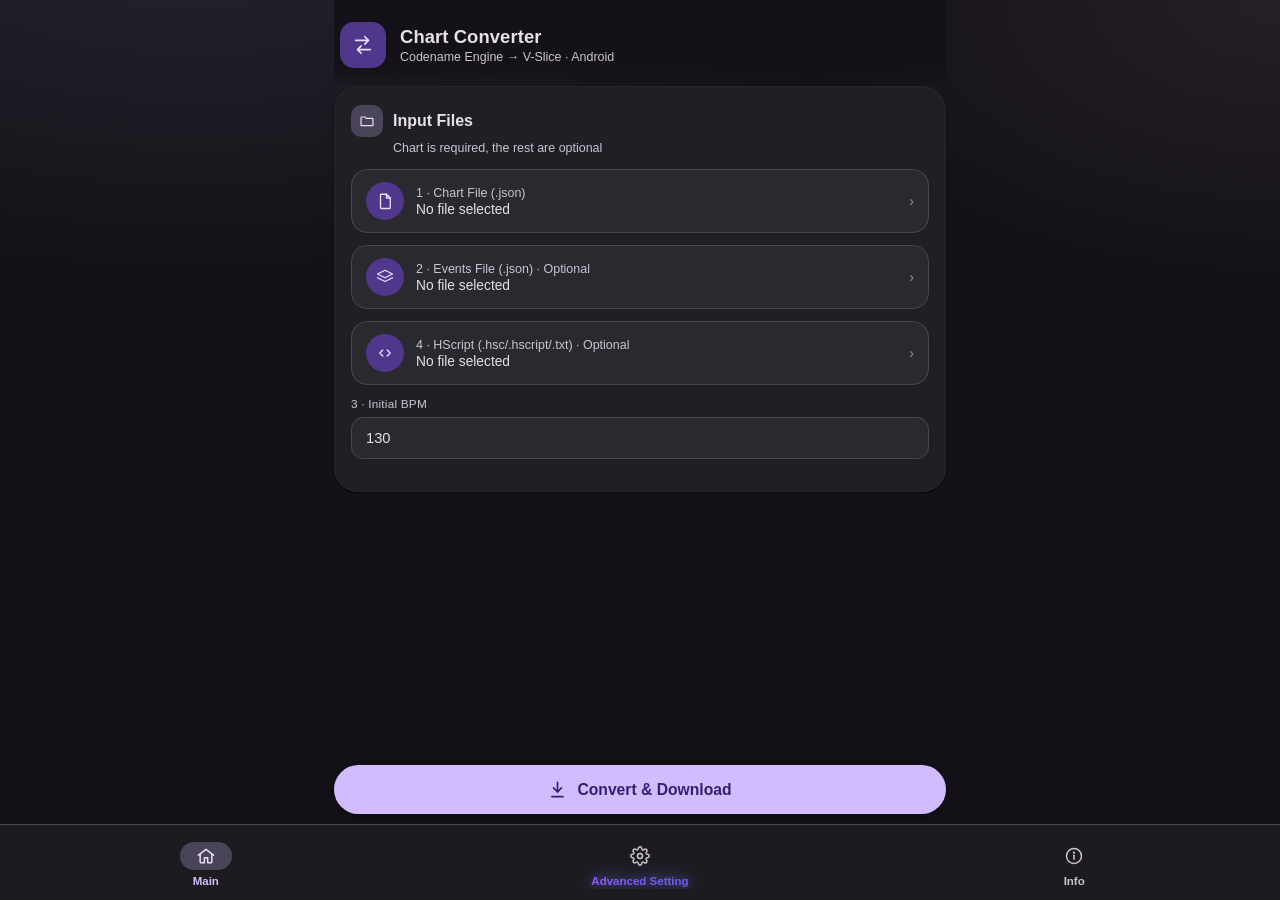
<file: index.html>
<!DOCTYPE html>
<html lang="en">
<head>
  <meta charset="UTF-8">
  <meta name="viewport" content="width=device-width, initial-scale=1.0">
  <title>Chart Converter · Codename to V-Slice</title>
  <link rel="stylesheet" href="css/app.css">
</head>
<body>
<div class="app">

  <header class="top-bar">
    <div class="top-bar-icon">
      <svg viewBox="0 0 24 24" width="22" height="22" fill="none" stroke="currentColor" stroke-width="1.8" stroke-linecap="round" stroke-linejoin="round"><path d="M4 7h13"/><path d="m14 3 4 4-4 4"/><path d="M20 17H7"/><path d="m10 21-4-4 4-4"/></svg>
    </div>
    <div>
      <h1>Chart Converter</h1>
      <p>Codename Engine → V-Slice · Android</p>
    </div>
  </header>

  <!-- ============ TAB: MAIN ============ -->
  <div class="tab-panel active" id="tab-main">
    <section class="card">
      <h2 class="card-title"><span class="icon-chip"><svg viewBox="0 0 24 24" width="16" height="16" fill="none" stroke="currentColor" stroke-width="1.8" stroke-linecap="round" stroke-linejoin="round"><path d="M3 7a1 1 0 0 1 1-1h5l2 2h9a1 1 0 0 1 1 1v9a1 1 0 0 1-1 1H4a1 1 0 0 1-1-1V7z"/></svg></span> Input Files</h2>
      <p class="card-subtitle">Chart is required, the rest are optional</p>

      <div class="file-field">
        <label class="file-trigger" for="chartFile">
          <span class="file-trigger-icon"><svg viewBox="0 0 24 24" width="18" height="18" fill="none" stroke="currentColor" stroke-width="1.8" stroke-linecap="round" stroke-linejoin="round"><path d="M7 3h7l5 5v13a1 1 0 0 1-1 1H7a1 1 0 0 1-1-1V4a1 1 0 0 1 1-1z"/><path d="M14 3v5h5"/></svg></span>
          <span class="file-trigger-text">
            <span class="file-label">1 · Chart File (.json)</span>
            <span class="file-name" id="chartFileName">No file selected</span>
          </span>
          <span class="chevron">›</span>
        </label>
        <input type="file" id="chartFile" accept=".json" hidden>
      </div>

      <div class="file-field">
        <label class="file-trigger" for="eventsFile">
          <span class="file-trigger-icon"><svg viewBox="0 0 24 24" width="18" height="18" fill="none" stroke="currentColor" stroke-width="1.8" stroke-linecap="round" stroke-linejoin="round"><path d="M12 3 2 8l10 5 10-5-10-5Z"/><path d="m2 13 10 5 10-5"/></svg></span>
          <span class="file-trigger-text">
            <span class="file-label">2 · Events File (.json) · Optional</span>
            <span class="file-name" id="eventsFileName">No file selected</span>
          </span>
          <span class="chevron">›</span>
        </label>
        <input type="file" id="eventsFile" accept=".json" hidden>
      </div>

      <div class="file-field">
        <label class="file-trigger" for="hscriptFile">
          <span class="file-trigger-icon"><svg viewBox="0 0 24 24" width="18" height="18" fill="none" stroke="currentColor" stroke-width="1.8" stroke-linecap="round" stroke-linejoin="round"><path d="m9 8-4 4 4 4"/><path d="m15 8 4 4-4 4"/></svg></span>
          <span class="file-trigger-text">
            <span class="file-label">4 · HScript (.hsc/.hscript/.txt) · Optional</span>
            <span class="file-name" id="hscriptFileName">No file selected</span>
          </span>
          <span class="chevron">›</span>
        </label>
        <input type="file" id="hscriptFile" accept=".hsc,.hscript,.txt" hidden>
      </div>

      <div class="text-field">
        <label for="initialBpm">3 · Initial BPM</label>
        <input type="number" id="initialBpm" value="130">
      </div>
    </section>
  </div>

  <!-- ============ TAB: ADVANCED SETTING ============ -->
  <div class="tab-panel" id="tab-advanced">
    <section class="card">
      <h2 class="card-title"><span class="icon-chip"><svg viewBox="0 0 24 24" width="16" height="16" fill="none" stroke="currentColor" stroke-width="1.8" stroke-linecap="round" stroke-linejoin="round"><path d="M4 6h9M17 6h3M4 12h3M9 12h11M4 18h13M19 18h1"/><circle cx="15" cy="6" r="1.6"/><circle cx="7" cy="12" r="1.6"/><circle cx="17" cy="18" r="1.6"/></svg></span> Value &amp; Multiplier</h2>
      <p class="card-subtitle">Adjust the conversion weight for each effect</p>

      <div class="field-grid">
        <div class="text-field">
          <label>Default Stage Zoom</label>
          <input type="number" id="defaultStageZoom" value="0.4" step="0.01">
        </div>
        <div class="text-field">
          <label>Zoom Duration Mult</label>
          <input type="number" id="zoomDurMult" value="1.0" step="0.01">
        </div>
        <div class="text-field">
          <label>Bloom Multiplier</label>
          <input type="number" id="bloomMult" value="0.9" step="0.01">
        </div>
        <div class="text-field">
          <label>Saturation Multiplier</label>
          <input type="number" id="saturationMult" value="1.0" step="0.01">
        </div>
        <div class="text-field">
          <label>Vignette Multiplier</label>
          <input type="number" id="vignetteMult" value="1.0" step="0.01">
        </div>
        <div class="text-field">
          <label>Cinematic Bar Size Mult</label>
          <input type="number" id="cinematicBarMult" value="1.03" step="0.01">
        </div>
        <div class="text-field">
          <label>Screen Cover Duration Mult</label>
          <input type="number" id="screenCoverMult" value="1.0" step="0.01">
        </div>
        <div class="text-field">
          <label>Flash Duration Mult</label>
          <input type="number" id="flashDurMult" value="1.0" step="0.01">
        </div>
      </div>
    </section>

    <section class="card">
      <div class="section-header-row" id="excludeHeader" title="Tap to toggle all events">
        <div class="section-header-text">
          <h2 class="card-title"><span class="icon-chip"><svg viewBox="0 0 24 24" width="16" height="16" fill="none" stroke="currentColor" stroke-width="1.8" stroke-linecap="round" stroke-linejoin="round"><path d="m5 12 4 4 10-10"/></svg></span> Processed Events</h2>
          <p class="card-subtitle">Tap this title to toggle all · <span id="excludeCount">0/14</span> active</p>
        </div>
        <span class="toggle-all-badge"><svg viewBox="0 0 24 24" width="13" height="13" fill="none" stroke="currentColor" stroke-width="2" stroke-linecap="round" stroke-linejoin="round"><path d="M8 3v14"/><path d="m5 14 3 3 3-3"/><path d="M16 21V7"/><path d="m13 10 3-3 3 3"/></svg> Toggle All</span>
      </div>

      <div class="switch-grid" id="switchGrid">
        <label class="md-switch"><input type="checkbox" class="event-toggle" value="Scroll Speed Change" checked><span class="track"><span class="thumb"></span></span><span class="switch-label">Scroll Speed</span></label>
        <label class="md-switch"><input type="checkbox" class="event-toggle" value="Camera Movement" checked><span class="track"><span class="thumb"></span></span><span class="switch-label">Camera Movement</span></label>
        <label class="md-switch"><input type="checkbox" class="event-toggle" value="Add Camera Zoom" checked><span class="track"><span class="thumb"></span></span><span class="switch-label">Add Camera Zoom</span></label>
        <label class="md-switch"><input type="checkbox" class="event-toggle" value="Change Stage Zoom" checked><span class="track"><span class="thumb"></span></span><span class="switch-label">Stage Zoom</span></label>
        <label class="md-switch"><input type="checkbox" class="event-toggle" value="Camera Modulo Change" checked><span class="track"><span class="thumb"></span></span><span class="switch-label">Camera Bop / Modulo</span></label>
        <label class="md-switch"><input type="checkbox" class="event-toggle" value="Camera Speed" checked><span class="track"><span class="thumb"></span></span><span class="switch-label">Camera Speed</span></label>
        <label class="md-switch"><input type="checkbox" class="event-toggle" value="Cinematic Bars" checked><span class="track"><span class="thumb"></span></span><span class="switch-label">Cinematic Bars</span></label>
        <label class="md-switch"><input type="checkbox" class="event-toggle" value="Saturation Effect" checked><span class="track"><span class="thumb"></span></span><span class="switch-label">Saturation Effect</span></label>
        <label class="md-switch"><input type="checkbox" class="event-toggle" value="Screen Vignette" checked><span class="track"><span class="thumb"></span></span><span class="switch-label">Screen Vignette</span></label>
        <label class="md-switch"><input type="checkbox" class="event-toggle" value="Bloom Effect" checked><span class="track"><span class="thumb"></span></span><span class="switch-label">Bloom Effect</span></label>
        <label class="md-switch"><input type="checkbox" class="event-toggle" value="Change HUD Alpha" checked><span class="track"><span class="thumb"></span></span><span class="switch-label">Change HUD Alpha</span></label>
        <label class="md-switch"><input type="checkbox" class="event-toggle" value="Change Character" checked><span class="track"><span class="thumb"></span></span><span class="switch-label">Change Character</span></label>
        <label class="md-switch"><input type="checkbox" class="event-toggle" value="Lyrics" checked><span class="track"><span class="thumb"></span></span><span class="switch-label">Lyrics</span></label>
        <label class="md-switch"><input type="checkbox" class="event-toggle" value="HScript" checked><span class="track"><span class="thumb"></span></span><span class="switch-label">HScript Camera Speed</span></label>
      </div>
    </section>

    <section class="card">
      <div class="section-header-row" id="noteTypeHeader" title="Tap to toggle all note types">
        <div class="section-header-text">
          <h2 class="card-title"><span class="icon-chip"><svg viewBox="0 0 24 24" width="16" height="16" fill="none" stroke="currentColor" stroke-width="1.8" stroke-linecap="round" stroke-linejoin="round"><path d="M9 18V5l12-2v13"/><circle cx="6" cy="18" r="3"/><circle cx="18" cy="16" r="3"/></svg></span> Note Types</h2>
          <p class="card-subtitle">Auto-detected from the selected chart · <span id="noteTypeCount">0/0</span> active</p>
        </div>
        <span class="toggle-all-badge"><svg viewBox="0 0 24 24" width="13" height="13" fill="none" stroke="currentColor" stroke-width="2" stroke-linecap="round" stroke-linejoin="round"><path d="M8 3v14"/><path d="m5 14 3 3 3-3"/><path d="M16 21V7"/><path d="m13 10 3-3 3 3"/></svg> Toggle All</span>
      </div>

      <p class="card-subtitle" style="padding-left:0;margin:0 0 10px 0;">When a notetype below is turned off, its notes should:</p>
      <div class="segmented-control" id="noteTypeBehaviorControl">
        <label class="segment active">
          <input type="radio" name="noteTypeBehavior" value="remove" checked>
          <span>Remove the note</span>
        </label>
        <label class="segment">
          <input type="radio" name="noteTypeBehavior" value="normal">
          <span>Keep as Normal note</span>
        </label>
      </div>

      <div class="switch-grid" id="noteTypeSwitchGrid">
        <p class="card-subtitle" style="padding-left:0;margin:0;">Select a chart file in the Main tab to detect its note types.</p>
      </div>
    </section>
  </div>

  <!-- ============ TAB: INFO ============ -->
  <div class="tab-panel" id="tab-info">
    <section class="card">
      <h2 class="card-title"><span class="icon-chip"><svg viewBox="0 0 24 24" width="16" height="16" fill="none" stroke="currentColor" stroke-width="1.8" stroke-linecap="round" stroke-linejoin="round"><circle cx="12" cy="12" r="9"/><path d="M12 16v-5"/><circle cx="12" cy="8" r=".5" fill="currentColor"/></svg></span> About This App</h2>
      <p class="card-subtitle">Chart Converter · Codename Engine → V-Slice</p>

      <div class="info-row"><div class="k">Function</div><div class="v">Converts a Codename Engine chart (.json) into V-Slice chart format, including camera events, screen effects, and lyrics conversion.</div></div>
      <div class="info-row"><div class="k">Output format</div><div class="v">V-Slice Chart Format 2.0.0</div></div>
      <div class="info-row"><div class="k">Supported input</div><div class="v">Chart (.json), additional Events (.json), HScript (.hsc/.hscript/.txt)</div></div>
      <div class="info-row"><div class="k">Settings</div><div class="v">Per-effect multipliers and per-event active/inactive toggles, all in the Advanced Setting tab.</div></div>
      <div class="info-row"><div class="k">Note Types</div><div class="v">Detected automatically once a chart file is selected. Turn off any notetype in the Advanced Setting tab, and choose whether those notes get removed entirely or kept as plain Normal notes.</div></div>

      <div class="chip-list">
        <span class="info-chip">Scroll Speed</span>
        <span class="info-chip">Camera Movement</span>
        <span class="info-chip">Stage Zoom</span>
        <span class="info-chip">Bloom</span>
        <span class="info-chip">Saturation</span>
        <span class="info-chip">Vignette</span>
        <span class="info-chip">Cinematic Bars</span>
        <span class="info-chip">HUD Alpha</span>
        <span class="info-chip">Lyrics</span>
        <span class="info-chip">HScript</span>
      </div>

      <div class="info-note">
        <svg viewBox="0 0 24 24" width="16" height="16" fill="none" stroke="currentColor" stroke-width="1.8" stroke-linecap="round" stroke-linejoin="round"><circle cx="12" cy="12" r="9"/><path d="M12 16v-5"/><circle cx="12" cy="8" r=".5" fill="currentColor"/></svg>
        <span>All conversion happens directly on your device in the browser — no files are ever uploaded to any server.</span>
      </div>
    </section>
  </div>

</div>

<div class="fab-bar">
  <button class="fab-button" id="convertBtn">
    <svg viewBox="0 0 24 24" width="19" height="19" fill="none" stroke="currentColor" stroke-width="2.1" stroke-linecap="round" stroke-linejoin="round"><path d="M12 3v12"/><path d="m7 10 5 5 5-5"/><path d="M5 21h14"/></svg>
    Convert &amp; Download
  </button>
</div>

<nav class="bottom-nav">
  <button class="nav-item active" data-tab="tab-main">
    <span class="nav-icon-wrap"><svg viewBox="0 0 24 24" width="20" height="20" fill="none" stroke="currentColor" stroke-width="1.8" stroke-linecap="round" stroke-linejoin="round"><path d="m3 11 9-7 9 7"/><path d="M5 10v9a1 1 0 0 0 1 1h4v-6h4v6h4a1 1 0 0 0 1-1v-9"/></svg></span>
    Main
  </button>
  <button class="nav-item" data-tab="tab-advanced">
    <span class="nav-icon-wrap"><svg viewBox="0 0 24 24" width="20" height="20" fill="none" stroke="currentColor" stroke-width="1.8" stroke-linecap="round" stroke-linejoin="round"><circle cx="12" cy="12" r="3"/><path d="M19.4 15a1.7 1.7 0 0 0 .34 1.87l.06.06a2 2 0 1 1-2.83 2.83l-.06-.06a1.7 1.7 0 0 0-1.87-.34 1.7 1.7 0 0 0-1.04 1.56V21a2 2 0 1 1-4 0v-.09A1.7 1.7 0 0 0 9 19.36a1.7 1.7 0 0 0-1.87.34l-.06.06a2 2 0 1 1-2.83-2.83l.06-.06A1.7 1.7 0 0 0 4.64 15a1.7 1.7 0 0 0-1.56-1.04H3a2 2 0 1 1 0-4h.09A1.7 1.7 0 0 0 4.64 9a1.7 1.7 0 0 0-.34-1.87l-.06-.06a2 2 0 1 1 2.83-2.83l.06.06A1.7 1.7 0 0 0 9 4.64a1.7 1.7 0 0 0 1.04-1.56V3a2 2 0 1 1 4 0v.09a1.7 1.7 0 0 0 1.04 1.56 1.7 1.7 0 0 0 1.87-.34l.06-.06a2 2 0 1 1 2.83 2.83l-.06.06A1.7 1.7 0 0 0 19.36 9a1.7 1.7 0 0 0 1.56 1.04H21a2 2 0 1 1 0 4h-.09a1.7 1.7 0 0 0-1.56 1.04z"/></svg></span>
    <span class="neon-text">Advanced Setting</span>
  </button>
  <button class="nav-item" data-tab="tab-info">
    <span class="nav-icon-wrap"><svg viewBox="0 0 24 24" width="20" height="20" fill="none" stroke="currentColor" stroke-width="1.8" stroke-linecap="round" stroke-linejoin="round"><circle cx="12" cy="12" r="9"/><path d="M12 16v-5"/><circle cx="12" cy="8" r=".5" fill="currentColor"/></svg></span>
    Info
  </button>
</nav>

<div id="status" class="snackbar"></div>

  <script src="js/converter.js" defer></script>
  <script src="js/ui.js" defer></script>
</body>
</html>
</file>
<file: css/app.css>
:root{
    --md-primary:#D0BCFF;
    --md-on-primary:#381E72;
    --md-primary-container:#4F378B;
    --md-on-primary-container:#EADDFF;
    --md-secondary:#CCC2DC;
    --md-secondary-container:#4A4458;
    --md-on-secondary-container:#E8DEF8;
    --md-tertiary:#EFB8C8;
    --md-error:#F2B8B5;
    --md-error-container:#8C1D18;
    --md-on-error-container:#F9DEDC;
    --md-background:#141218;
    --md-surface:#141218;
    --md-surface-container-low:#1D1B20;
    --md-surface-container:#211F26;
    --md-surface-container-high:#2B2930;
    --md-surface-container-highest:#36343B;
    --md-on-surface:#E6E0E9;
    --md-on-surface-variant:#CAC4D0;
    --md-outline:#938F99;
    --md-outline-variant:#49454F;
    --md-radius-lg:24px;
    --md-radius-md:16px;
    --md-radius-sm:12px;
    --nav-h:76px;
    --fab-h:74px;
  }

  *{box-sizing:border-box; -webkit-tap-highlight-color:transparent;}

  body{
    margin:0;
    font-family:"Segoe UI", Roboto, "Helvetica Neue", Arial, sans-serif;
    background:
      radial-gradient(1200px 600px at 15% -10%, rgba(208,188,255,0.10), transparent 60%),
      radial-gradient(900px 500px at 100% 0%, rgba(239,184,200,0.08), transparent 55%),
      var(--md-background);
    color:var(--md-on-surface);
    min-height:100vh;
    padding-bottom:calc(var(--nav-h) + var(--fab-h) + 14px);
  }

  .app{max-width:640px; margin:0 auto; padding:0 14px;}

  /* ---------- Top App Bar ---------- */
  .top-bar{
    display:flex; align-items:center; gap:14px;
    padding:22px 6px 18px 6px;
    position:sticky; top:0; z-index:20;
    background:linear-gradient(var(--md-background) 78%, transparent);
    backdrop-filter:blur(6px);
  }
  .top-bar-icon{
    width:46px; height:46px; flex:0 0 auto;
    border-radius:14px;
    background:var(--md-primary-container);
    color:var(--md-on-primary-container);
    display:flex; align-items:center; justify-content:center;
  }
  .top-bar h1{margin:0; font-size:1.15rem; font-weight:600; letter-spacing:.1px; color:var(--md-on-surface);}
  .top-bar p{margin:2px 0 0 0; font-size:.78rem; color:var(--md-on-surface-variant);}

  /* ---------- Tab panels ---------- */
  .tab-panel{display:none;}
  .tab-panel.active{display:block; animation:fade-in .18s ease-out;}
  @keyframes fade-in{ from{opacity:0; transform:translateY(4px);} to{opacity:1; transform:translateY(0);} }

  /* ---------- Cards ---------- */
  .card{
    background:var(--md-surface-container);
    border-radius:var(--md-radius-lg);
    padding:18px 16px 20px 16px;
    margin-bottom:16px;
    box-shadow:0 1px 3px rgba(0,0,0,.35), 0 1px 2px rgba(0,0,0,.25);
    border:1px solid rgba(255,255,255,0.03);
  }
  .card-title{
    display:flex; align-items:center; gap:10px;
    margin:0 0 4px 0; font-size:1rem; font-weight:600; color:var(--md-on-surface);
  }
  .card-title .icon-chip{
    width:32px; height:32px; border-radius:10px;
    background:var(--md-secondary-container); color:var(--md-on-secondary-container);
    display:flex; align-items:center; justify-content:center; flex:0 0 auto;
  }
  .card-subtitle{margin:0 0 14px 0; font-size:.78rem; color:var(--md-on-surface-variant); padding-left:42px;}

  /* ---------- File pickers ---------- */
  .file-field{margin-bottom:12px;}
  .file-trigger{
    display:flex; align-items:center; gap:12px;
    background:var(--md-surface-container-high);
    border:1px solid var(--md-outline-variant);
    border-radius:var(--md-radius-md);
    padding:12px 14px;
    cursor:pointer;
    position:relative; overflow:hidden;
    transition:background .15s ease, border-color .15s ease;
  }
  .file-trigger:hover{border-color:var(--md-primary);}
  .file-trigger:active{background:var(--md-surface-container-highest);}
  .file-trigger-icon{
    width:38px; height:38px; border-radius:50%;
    background:var(--md-primary-container); color:var(--md-on-primary-container);
    display:flex; align-items:center; justify-content:center; flex:0 0 auto;
  }
  .file-trigger-text{display:flex; flex-direction:column; gap:2px; min-width:0;}
  .file-label{font-size:.78rem; color:var(--md-on-surface-variant); font-weight:500;}
  .file-name{
    font-size:.86rem; color:var(--md-on-surface);
    white-space:nowrap; overflow:hidden; text-overflow:ellipsis;
  }
  .file-name.has-file{color:var(--md-primary); font-weight:600;}
  .file-trigger .chevron{margin-left:auto; color:var(--md-outline); font-size:14px; flex:0 0 auto;}

  /* ---------- Text fields ---------- */
  .text-field{margin-bottom:12px;}
  .text-field label{
    display:block; font-size:.74rem; color:var(--md-on-surface-variant);
    margin-bottom:6px; font-weight:500; letter-spacing:.2px;
  }
  .text-field input{
    width:100%; padding:12px 14px;
    background:var(--md-surface-container-high);
    border:1px solid var(--md-outline-variant);
    border-radius:var(--md-radius-sm);
    color:var(--md-on-surface);
    font-size:.92rem; font-family:inherit;
    transition:border-color .15s ease, box-shadow .15s ease;
  }
  .text-field input:focus{
    outline:none; border-color:var(--md-primary);
    box-shadow:0 0 0 1px var(--md-primary);
  }
  .field-grid{display:grid; grid-template-columns:1fr 1fr; gap:0 12px;}

  /* ---------- Clickable section header (toggles all) ---------- */
  .section-header-row{
    display:flex; align-items:center; gap:10px;
    cursor:pointer; user-select:none;
    padding:4px 4px 4px 0; margin:-4px -4px 10px -4px;
    border-radius:var(--md-radius-md);
    position:relative; overflow:hidden;
    transition:background .15s ease;
  }
  .section-header-row:hover{background:rgba(255,255,255,0.03);}
  .section-header-row:active{background:rgba(255,255,255,0.06);}
  .section-header-text{flex:1; min-width:0;}
  .section-header-row .card-subtitle{padding-left:42px; margin:0;}
  .toggle-all-badge{
    flex:0 0 auto; display:flex; align-items:center; gap:6px;
    background:var(--md-surface-container-high);
    border:1px solid var(--md-outline-variant);
    color:var(--md-on-surface-variant);
    font-size:.72rem; font-weight:600;
    padding:7px 11px; border-radius:20px;
    white-space:nowrap;
  }

  /* ---------- Switch grid ---------- */
  .switch-grid{
    display:grid; grid-template-columns:1fr 1fr; gap:8px;
  }
  @media (max-width:420px){ .switch-grid, .field-grid{grid-template-columns:1fr;} }

  .md-switch{
    display:flex; align-items:center; gap:10px;
    background:var(--md-surface-container-high);
    border:1px solid var(--md-outline-variant);
    border-radius:var(--md-radius-sm);
    padding:10px 12px;
    cursor:pointer;
    transition:border-color .15s ease, background .15s ease;
  }
  .md-switch:hover{border-color:var(--md-outline);}
  .md-switch input{position:absolute; opacity:0; width:0; height:0;}

  .md-switch .track{
    flex:0 0 auto; width:36px; height:20px; border-radius:20px;
    background:var(--md-surface-container-highest);
    border:1px solid var(--md-outline);
    position:relative;
    transition:background .18s ease, border-color .18s ease;
  }
  .md-switch .thumb{
    position:absolute; top:2px; left:2px;
    width:14px; height:14px; border-radius:50%;
    background:var(--md-outline);
    transition:transform .18s ease, background .18s ease, width .12s ease, height .12s ease;
  }
  /* Checked = event is ACTIVE/processed (not excluded) */
  .md-switch input:checked ~ .track{
    background:var(--md-primary);
    border-color:var(--md-primary);
  }
  .md-switch input:checked ~ .track .thumb{
    transform:translateX(16px);
    background:var(--md-on-primary);
    width:16px; height:16px; top:1px; left:1px;
  }
  .md-switch input:focus-visible ~ .track{box-shadow:0 0 0 2px var(--md-primary);}

  .switch-label{font-size:.82rem; color:var(--md-on-surface); line-height:1.25;}
  .md-switch.is-off{border-color:var(--md-outline-variant); opacity:.6;}
  .md-switch.is-off .switch-label{color:var(--md-on-surface-variant);}

  /* ---------- Segmented control (radio-style choice, e.g. note-off behavior) ---------- */
  .segmented-control{display:flex; gap:8px; margin:0 0 14px 0;}
  .segmented-control .segment{
    flex:1; position:relative; display:flex; align-items:center; justify-content:center;
    background:var(--md-surface-container-high);
    border:1px solid var(--md-outline-variant);
    border-radius:20px;
    padding:9px 8px;
    font-size:.76rem; font-weight:600; color:var(--md-on-surface-variant);
    text-align:center; cursor:pointer;
    transition:background .15s ease, border-color .15s ease, color .15s ease;
  }
  .segmented-control .segment input{position:absolute; opacity:0; width:0; height:0;}
  .segmented-control .segment.active{
    background:var(--md-primary-container); border-color:var(--md-primary); color:var(--md-on-primary-container);
  }

  /* ---------- Info tab ---------- */
  .info-row{display:flex; gap:12px; padding:10px 0; border-bottom:1px solid var(--md-outline-variant);}
  .info-row:last-child{border-bottom:none;}
  .info-row .k{flex:0 0 128px; font-size:.78rem; color:var(--md-on-surface-variant);}
  .info-row .v{flex:1; font-size:.85rem; color:var(--md-on-surface);}
  .chip-list{display:flex; flex-wrap:wrap; gap:6px; margin-top:10px;}
  .info-chip{
    font-size:.72rem; padding:5px 10px; border-radius:20px;
    background:var(--md-surface-container-high); color:var(--md-on-surface-variant);
    border:1px solid var(--md-outline-variant);
  }
  .info-note{
    display:flex; gap:10px; align-items:flex-start;
    background:var(--md-surface-container-high);
    border-radius:var(--md-radius-md);
    padding:12px 14px; margin-top:14px;
    font-size:.8rem; color:var(--md-on-surface-variant); line-height:1.5;
  }
  .info-note svg{flex:0 0 auto; margin-top:1px; color:var(--md-primary);}

  /* ---------- Fixed action button (di atas bottom nav) ---------- */
  .fab-bar{
    position:fixed; left:0; right:0; bottom:var(--nav-h);
    display:flex; justify-content:center;
    padding:10px 14px;
    background:linear-gradient(transparent, var(--md-background) 45%);
    z-index:30;
  }
  .fab-button{
    width:100%; max-width:612px;
    display:flex; align-items:center; justify-content:center; gap:10px;
    background:var(--md-primary); color:var(--md-on-primary);
    border:none; border-radius:28px;
    padding:15px 22px; font-size:.98rem; font-weight:600;
    font-family:inherit; cursor:pointer;
    position:relative; overflow:hidden;
    box-shadow:0 3px 8px rgba(0,0,0,.4);
    transition:transform .12s ease, box-shadow .12s ease, background .15s ease;
  }
  .fab-button:active{transform:scale(.98); box-shadow:0 1px 4px rgba(0,0,0,.4);}
  .fab-button:disabled{opacity:.55; cursor:not-allowed;}

  /* ripple */
  .ripple{
    position:absolute; border-radius:50%;
    background:rgba(255,255,255,0.35);
    transform:scale(0); animation:ripple-anim .55s ease-out;
    pointer-events:none;
  }
  @keyframes ripple-anim{ to{ transform:scale(3); opacity:0; } }

  /* ---------- Bottom Navigation ---------- */
  .bottom-nav{
    position:fixed; left:0; right:0; bottom:0; height:var(--nav-h);
    display:flex; align-items:center; justify-content:space-around;
    background:var(--md-surface-container-low);
    border-top:1px solid var(--md-outline-variant);
    padding-bottom:env(safe-area-inset-bottom);
    z-index:35;
  }
  .nav-item{
    appearance:none; border:none; background:none; cursor:pointer;
    display:flex; flex-direction:column; align-items:center; gap:5px;
    color:var(--md-on-surface-variant);
    font-family:inherit; font-size:.72rem; font-weight:600;
    padding:6px 14px 2px 14px;
    position:relative; overflow:hidden;
  }
  .nav-item .nav-icon-wrap{
    width:52px; height:28px; border-radius:20px;
    display:flex; align-items:center; justify-content:center;
    transition:background .18s ease;
  }
  .nav-item.active .nav-icon-wrap{background:var(--md-secondary-container);}
  .nav-item.active{color:var(--md-primary);}
  .nav-item.active .nav-icon-wrap svg{color:var(--md-on-secondary-container);}

  /* ---------- Neon gradient text (Advanced Setting) ---------- */
  .neon-text{
    background:linear-gradient(90deg, #8A5CFF, #6C5CE7, #4FA6FF, #7C4DFF);
    background-size:300% auto;
    -webkit-background-clip:text; background-clip:text;
    color:transparent; -webkit-text-fill-color:transparent;
    font-weight:700;
    filter:drop-shadow(0 0 5px rgba(124,92,255,0.55)) drop-shadow(0 0 9px rgba(79,166,255,0.35));
    animation:neon-flow 4s ease-in-out infinite;
  }
  @keyframes neon-flow{
    0%{background-position:0% 50%;}
    50%{background-position:100% 50%;}
    100%{background-position:0% 50%;}
  }

  /* ---------- Snackbar status ---------- */
  .snackbar{
    position:fixed; left:14px; right:14px; bottom:calc(var(--nav-h) + var(--fab-h) + 6px);
    max-width:612px; margin:0 auto;
    background:var(--md-surface-container-high);
    color:var(--md-on-surface);
    border-radius:var(--md-radius-sm);
    padding:13px 16px; font-size:.85rem;
    box-shadow:0 4px 12px rgba(0,0,0,.45);
    display:none; align-items:center; gap:10px;
    z-index:40;
    border-left:4px solid var(--md-primary);
  }
  .snackbar.show{display:flex; animation:snackbar-in .2s ease-out;}
  .snackbar.error{border-left-color:var(--md-error);}
  .snackbar.success{border-left-color:#93D6A0;}
  @keyframes snackbar-in{ from{opacity:0; transform:translateY(8px);} to{opacity:1; transform:translateY(0);} }
</file>
<file: Codename2VsliceConverter-main/css/app.css>
:root{
    --md-primary:#D0BCFF;
    --md-on-primary:#381E72;
    --md-primary-container:#4F378B;
    --md-on-primary-container:#EADDFF;
    --md-secondary:#CCC2DC;
    --md-secondary-container:#4A4458;
    --md-on-secondary-container:#E8DEF8;
    --md-tertiary:#EFB8C8;
    --md-error:#F2B8B5;
    --md-error-container:#8C1D18;
    --md-on-error-container:#F9DEDC;
    --md-background:#141218;
    --md-surface:#141218;
    --md-surface-container-low:#1D1B20;
    --md-surface-container:#211F26;
    --md-surface-container-high:#2B2930;
    --md-surface-container-highest:#36343B;
    --md-on-surface:#E6E0E9;
    --md-on-surface-variant:#CAC4D0;
    --md-outline:#938F99;
    --md-outline-variant:#49454F;
    --md-radius-lg:24px;
    --md-radius-md:16px;
    --md-radius-sm:12px;
    --nav-h:76px;
    --fab-h:74px;
  }

  *{box-sizing:border-box; -webkit-tap-highlight-color:transparent;}

  body{
    margin:0;
    font-family:"Segoe UI", Roboto, "Helvetica Neue", Arial, sans-serif;
    background:
      radial-gradient(1200px 600px at 15% -10%, rgba(208,188,255,0.10), transparent 60%),
      radial-gradient(900px 500px at 100% 0%, rgba(239,184,200,0.08), transparent 55%),
      var(--md-background);
    color:var(--md-on-surface);
    min-height:100vh;
    padding-bottom:calc(var(--nav-h) + var(--fab-h) + 14px);
  }

  .app{max-width:640px; margin:0 auto; padding:0 14px;}

  /* ---------- Top App Bar ---------- */
  .top-bar{
    display:flex; align-items:center; gap:14px;
    padding:22px 6px 18px 6px;
    position:sticky; top:0; z-index:20;
    background:linear-gradient(var(--md-background) 78%, transparent);
    backdrop-filter:blur(6px);
  }
  .top-bar-icon{
    width:46px; height:46px; flex:0 0 auto;
    border-radius:14px;
    background:var(--md-primary-container);
    color:var(--md-on-primary-container);
    display:flex; align-items:center; justify-content:center;
  }
  .top-bar h1{margin:0; font-size:1.15rem; font-weight:600; letter-spacing:.1px; color:var(--md-on-surface);}
  .top-bar p{margin:2px 0 0 0; font-size:.78rem; color:var(--md-on-surface-variant);}

  /* ---------- Tab panels ---------- */
  .tab-panel{display:none;}
  .tab-panel.active{display:block; animation:fade-in .18s ease-out;}
  @keyframes fade-in{ from{opacity:0; transform:translateY(4px);} to{opacity:1; transform:translateY(0);} }

  /* ---------- Cards ---------- */
  .card{
    background:var(--md-surface-container);
    border-radius:var(--md-radius-lg);
    padding:18px 16px 20px 16px;
    margin-bottom:16px;
    box-shadow:0 1px 3px rgba(0,0,0,.35), 0 1px 2px rgba(0,0,0,.25);
    border:1px solid rgba(255,255,255,0.03);
  }
  .card-title{
    display:flex; align-items:center; gap:10px;
    margin:0 0 4px 0; font-size:1rem; font-weight:600; color:var(--md-on-surface);
  }
  .card-title .icon-chip{
    width:32px; height:32px; border-radius:10px;
    background:var(--md-secondary-container); color:var(--md-on-secondary-container);
    display:flex; align-items:center; justify-content:center; flex:0 0 auto;
  }
  .card-subtitle{margin:0 0 14px 0; font-size:.78rem; color:var(--md-on-surface-variant); padding-left:42px;}

  /* ---------- File pickers ---------- */
  .file-field{margin-bottom:12px;}
  .file-trigger{
    display:flex; align-items:center; gap:12px;
    background:var(--md-surface-container-high);
    border:1px solid var(--md-outline-variant);
    border-radius:var(--md-radius-md);
    padding:12px 14px;
    cursor:pointer;
    position:relative; overflow:hidden;
    transition:background .15s ease, border-color .15s ease;
  }
  .file-trigger:hover{border-color:var(--md-primary);}
  .file-trigger:active{background:var(--md-surface-container-highest);}
  .file-trigger-icon{
    width:38px; height:38px; border-radius:50%;
    background:var(--md-primary-container); color:var(--md-on-primary-container);
    display:flex; align-items:center; justify-content:center; flex:0 0 auto;
  }
  .file-trigger-text{display:flex; flex-direction:column; gap:2px; min-width:0;}
  .file-label{font-size:.78rem; color:var(--md-on-surface-variant); font-weight:500;}
  .file-name{
    font-size:.86rem; color:var(--md-on-surface);
    white-space:nowrap; overflow:hidden; text-overflow:ellipsis;
  }
  .file-name.has-file{color:var(--md-primary); font-weight:600;}
  .file-trigger .chevron{margin-left:auto; color:var(--md-outline); font-size:14px; flex:0 0 auto;}

  /* ---------- Text fields ---------- */
  .text-field{margin-bottom:12px;}
  .text-field label{
    display:block; font-size:.74rem; color:var(--md-on-surface-variant);
    margin-bottom:6px; font-weight:500; letter-spacing:.2px;
  }
  .text-field input{
    width:100%; padding:12px 14px;
    background:var(--md-surface-container-high);
    border:1px solid var(--md-outline-variant);
    border-radius:var(--md-radius-sm);
    color:var(--md-on-surface);
    font-size:.92rem; font-family:inherit;
    transition:border-color .15s ease, box-shadow .15s ease;
  }
  .text-field input:focus{
    outline:none; border-color:var(--md-primary);
    box-shadow:0 0 0 1px var(--md-primary);
  }
  .field-grid{display:grid; grid-template-columns:1fr 1fr; gap:0 12px;}

  /* ---------- Clickable section header (toggles all) ---------- */
  .section-header-row{
    display:flex; align-items:center; gap:10px;
    cursor:pointer; user-select:none;
    padding:4px 4px 4px 0; margin:-4px -4px 10px -4px;
    border-radius:var(--md-radius-md);
    position:relative; overflow:hidden;
    transition:background .15s ease;
  }
  .section-header-row:hover{background:rgba(255,255,255,0.03);}
  .section-header-row:active{background:rgba(255,255,255,0.06);}
  .section-header-text{flex:1; min-width:0;}
  .section-header-row .card-subtitle{padding-left:42px; margin:0;}
  .toggle-all-badge{
    flex:0 0 auto; display:flex; align-items:center; gap:6px;
    background:var(--md-surface-container-high);
    border:1px solid var(--md-outline-variant);
    color:var(--md-on-surface-variant);
    font-size:.72rem; font-weight:600;
    padding:7px 11px; border-radius:20px;
    white-space:nowrap;
  }

  /* ---------- Switch grid ---------- */
  .switch-grid{
    display:grid; grid-template-columns:1fr 1fr; gap:8px;
  }
  @media (max-width:420px){ .switch-grid, .field-grid{grid-template-columns:1fr;} }

  .md-switch{
    display:flex; align-items:center; gap:10px;
    background:var(--md-surface-container-high);
    border:1px solid var(--md-outline-variant);
    border-radius:var(--md-radius-sm);
    padding:10px 12px;
    cursor:pointer;
    transition:border-color .15s ease, background .15s ease;
  }
  .md-switch:hover{border-color:var(--md-outline);}
  .md-switch input{position:absolute; opacity:0; width:0; height:0;}

  .md-switch .track{
    flex:0 0 auto; width:36px; height:20px; border-radius:20px;
    background:var(--md-surface-container-highest);
    border:1px solid var(--md-outline);
    position:relative;
    transition:background .18s ease, border-color .18s ease;
  }
  .md-switch .thumb{
    position:absolute; top:2px; left:2px;
    width:14px; height:14px; border-radius:50%;
    background:var(--md-outline);
    transition:transform .18s ease, background .18s ease, width .12s ease, height .12s ease;
  }
  /* Checked = event is ACTIVE/processed (not excluded) */
  .md-switch input:checked ~ .track{
    background:var(--md-primary);
    border-color:var(--md-primary);
  }
  .md-switch input:checked ~ .track .thumb{
    transform:translateX(16px);
    background:var(--md-on-primary);
    width:16px; height:16px; top:1px; left:1px;
  }
  .md-switch input:focus-visible ~ .track{box-shadow:0 0 0 2px var(--md-primary);}

  .switch-label{font-size:.82rem; color:var(--md-on-surface); line-height:1.25;}
  .md-switch.is-off{border-color:var(--md-outline-variant); opacity:.6;}
  .md-switch.is-off .switch-label{color:var(--md-on-surface-variant);}

  /* ---------- Segmented control (radio-style choice, e.g. note-off behavior) ---------- */
  .segmented-control{display:flex; gap:8px; margin:0 0 14px 0;}
  .segmented-control .segment{
    flex:1; position:relative; display:flex; align-items:center; justify-content:center;
    background:var(--md-surface-container-high);
    border:1px solid var(--md-outline-variant);
    border-radius:20px;
    padding:9px 8px;
    font-size:.76rem; font-weight:600; color:var(--md-on-surface-variant);
    text-align:center; cursor:pointer;
    transition:background .15s ease, border-color .15s ease, color .15s ease;
  }
  .segmented-control .segment input{position:absolute; opacity:0; width:0; height:0;}
  .segmented-control .segment.active{
    background:var(--md-primary-container); border-color:var(--md-primary); color:var(--md-on-primary-container);
  }

  /* ---------- Info tab ---------- */
  .info-row{display:flex; gap:12px; padding:10px 0; border-bottom:1px solid var(--md-outline-variant);}
  .info-row:last-child{border-bottom:none;}
  .info-row .k{flex:0 0 128px; font-size:.78rem; color:var(--md-on-surface-variant);}
  .info-row .v{flex:1; font-size:.85rem; color:var(--md-on-surface);}
  .chip-list{display:flex; flex-wrap:wrap; gap:6px; margin-top:10px;}
  .info-chip{
    font-size:.72rem; padding:5px 10px; border-radius:20px;
    background:var(--md-surface-container-high); color:var(--md-on-surface-variant);
    border:1px solid var(--md-outline-variant);
  }
  .info-note{
    display:flex; gap:10px; align-items:flex-start;
    background:var(--md-surface-container-high);
    border-radius:var(--md-radius-md);
    padding:12px 14px; margin-top:14px;
    font-size:.8rem; color:var(--md-on-surface-variant); line-height:1.5;
  }
  .info-note svg{flex:0 0 auto; margin-top:1px; color:var(--md-primary);}

  /* ---------- Fixed action button (di atas bottom nav) ---------- */
  .fab-bar{
    position:fixed; left:0; right:0; bottom:var(--nav-h);
    display:flex; justify-content:center;
    padding:10px 14px;
    background:linear-gradient(transparent, var(--md-background) 45%);
    z-index:30;
  }
  .fab-button{
    width:100%; max-width:612px;
    display:flex; align-items:center; justify-content:center; gap:10px;
    background:var(--md-primary); color:var(--md-on-primary);
    border:none; border-radius:28px;
    padding:15px 22px; font-size:.98rem; font-weight:600;
    font-family:inherit; cursor:pointer;
    position:relative; overflow:hidden;
    box-shadow:0 3px 8px rgba(0,0,0,.4);
    transition:transform .12s ease, box-shadow .12s ease, background .15s ease;
  }
  .fab-button:active{transform:scale(.98); box-shadow:0 1px 4px rgba(0,0,0,.4);}
  .fab-button:disabled{opacity:.55; cursor:not-allowed;}

  /* ripple */
  .ripple{
    position:absolute; border-radius:50%;
    background:rgba(255,255,255,0.35);
    transform:scale(0); animation:ripple-anim .55s ease-out;
    pointer-events:none;
  }
  @keyframes ripple-anim{ to{ transform:scale(3); opacity:0; } }

  /* ---------- Bottom Navigation ---------- */
  .bottom-nav{
    position:fixed; left:0; right:0; bottom:0; height:var(--nav-h);
    display:flex; align-items:center; justify-content:space-around;
    background:var(--md-surface-container-low);
    border-top:1px solid var(--md-outline-variant);
    padding-bottom:env(safe-area-inset-bottom);
    z-index:35;
  }
  .nav-item{
    appearance:none; border:none; background:none; cursor:pointer;
    display:flex; flex-direction:column; align-items:center; gap:5px;
    color:var(--md-on-surface-variant);
    font-family:inherit; font-size:.72rem; font-weight:600;
    padding:6px 14px 2px 14px;
    position:relative; overflow:hidden;
  }
  .nav-item .nav-icon-wrap{
    width:52px; height:28px; border-radius:20px;
    display:flex; align-items:center; justify-content:center;
    transition:background .18s ease;
  }
  .nav-item.active .nav-icon-wrap{background:var(--md-secondary-container);}
  .nav-item.active{color:var(--md-primary);}
  .nav-item.active .nav-icon-wrap svg{color:var(--md-on-secondary-container);}

  /* ---------- Neon gradient text (Advanced Setting) ---------- */
  .neon-text{
    background:linear-gradient(90deg, #8A5CFF, #6C5CE7, #4FA6FF, #7C4DFF);
    background-size:300% auto;
    -webkit-background-clip:text; background-clip:text;
    color:transparent; -webkit-text-fill-color:transparent;
    font-weight:700;
    filter:drop-shadow(0 0 5px rgba(124,92,255,0.55)) drop-shadow(0 0 9px rgba(79,166,255,0.35));
    animation:neon-flow 4s ease-in-out infinite;
  }
  @keyframes neon-flow{
    0%{background-position:0% 50%;}
    50%{background-position:100% 50%;}
    100%{background-position:0% 50%;}
  }

  /* ---------- Snackbar status ---------- */
  .snackbar{
    position:fixed; left:14px; right:14px; bottom:calc(var(--nav-h) + var(--fab-h) + 6px);
    max-width:612px; margin:0 auto;
    background:var(--md-surface-container-high);
    color:var(--md-on-surface);
    border-radius:var(--md-radius-sm);
    padding:13px 16px; font-size:.85rem;
    box-shadow:0 4px 12px rgba(0,0,0,.45);
    display:none; align-items:center; gap:10px;
    z-index:40;
    border-left:4px solid var(--md-primary);
  }
  .snackbar.show{display:flex; animation:snackbar-in .2s ease-out;}
  .snackbar.error{border-left-color:var(--md-error);}
  .snackbar.success{border-left-color:#93D6A0;}
  @keyframes snackbar-in{ from{opacity:0; transform:translateY(8px);} to{opacity:1; transform:translateY(0);} }
</file>
